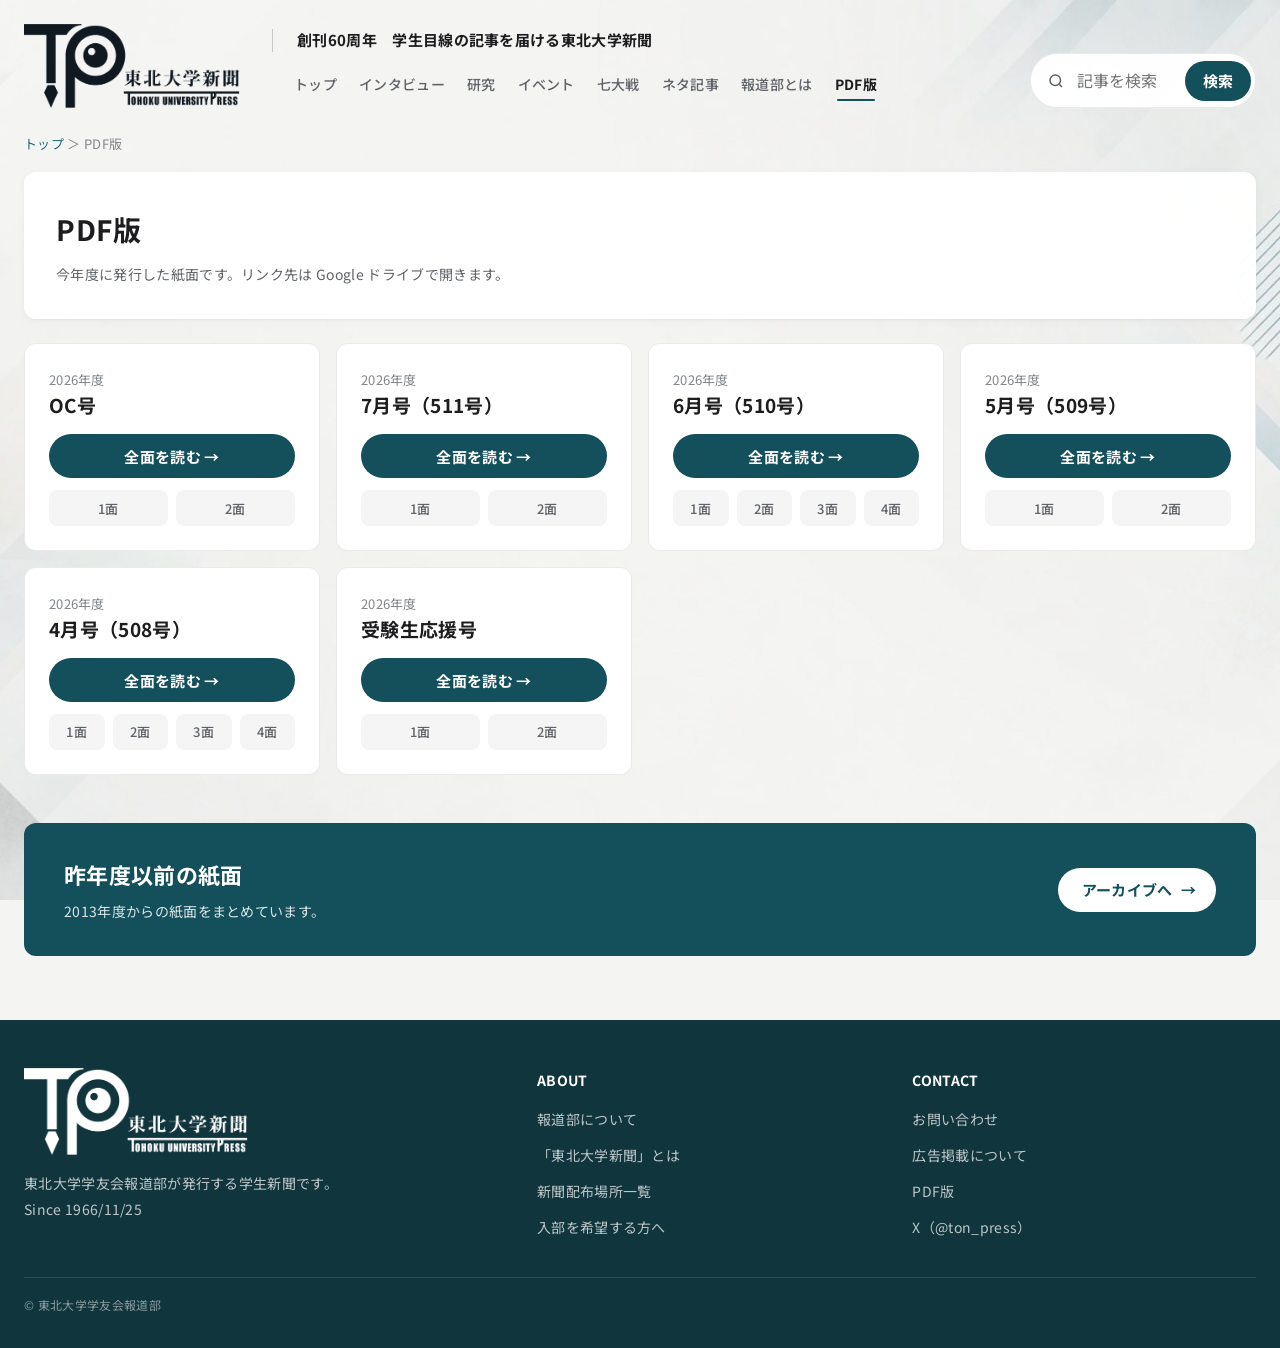
<file: preview/pdf.html>
<!doctype html>
<html lang="ja"><head><meta charset="utf-8"><meta name="viewport" content="width=device-width,initial-scale=1">
<title>PDF版 | 東北大学新聞</title>
<link rel="preconnect" href="https://fonts.googleapis.com"><link rel="stylesheet" href="https://fonts.googleapis.com/css2?family=Zen+Old+Mincho:wght@700&display=swap">
<link rel="stylesheet" href="../src/site.css"></head>
<body data-page="pdf">
<header class="hd" id="hd"></header>
<main class="wrap" id="main"></main>
<footer class="ft" id="ft"></footer>
<script src="data.js"></script><script src="preview.js"></script>
</body></html>
</file>
<file: src/site.css>
/* 東北大学新聞 ウェブサイトの見た目
 * 方針（2026-10-16 改訂。Apple HIG / Google Material の原則に沿って整理）
 *   - 内容が主役。飾り（英字の小見出し・飾り線・塗り箱）は使わず、文字の大きさと太さで階層を作る
 *   - 余白は 8 の倍数（8 / 16 / 24 / 32 / 48）
 *   - 角丸は 12px（小さい部品は 8px）。影はごく薄く、触ったときだけ少し浮く
 *   - 押せるものは高さ 44px 以上
 *   - 色はターコイズ 1 色。字はすべてゴシック（ヒラギノ角ゴ → Noto Sans JP）
 */

/* ヒラギノは Apple 製品にしか入っていないので、それ以外の端末では近い字体の Noto Sans JP を使う */
@import url("https://fonts.googleapis.com/css2?family=Noto+Sans+JP:wght@400;500;700&display=swap");

:root{
  --ink:#1d1d1f; --ink2:#5f6368; --ink3:#80868b; --line:rgba(0,0,0,.08);
  --teal:#13505c; --teal2:#1d6b78; --tint:#eef4f5;
  --panel:rgba(255,255,255,.96); --paper:#f4f4f2;
  --max:1600px; --r:12px; --r-s:8px;
  --shadow:0 1px 2px rgba(0,0,0,.04),0 2px 8px rgba(0,0,0,.04);
  --shadow-up:0 2px 4px rgba(0,0,0,.05),0 12px 28px rgba(0,0,0,.10);
  --sans:"Hiragino Kaku Gothic ProN","Hiragino Sans","Noto Sans JP","Yu Gothic UI","Yu Gothic",Meiryo,system-ui,sans-serif;
  /* 以前の明朝の指定を残している場所があっても、ゴシックになるようにする */
  --serif:var(--sans);
}
*{box-sizing:border-box}html{-webkit-text-size-adjust:100%}
body{margin:0;color:var(--ink);font:400 16px/1.8 var(--sans);letter-spacing:.02em;background:var(--paper);
  -webkit-font-smoothing:antialiased;font-feature-settings:"palt" 0}
/* 背景：iOSでも固定されるよう擬似要素で敷く */
body::before{content:"";position:fixed;inset:0;z-index:-1;background:var(--paper) url(assets/bg.jpg) center/cover no-repeat}
a{color:inherit;text-decoration:none}a:hover{color:var(--teal2)}
img{max-width:100%;height:auto;display:block}
/* キーボードで操作している人に、今どこにいるかを見せる */
:focus-visible{outline:2px solid var(--teal2);outline-offset:3px;border-radius:4px}
/* #main.wrap も並べるのは、theme.xml の <b:skin> にある非常用の #main{max-width:1000px} に勝つため */
.wrap,#main.wrap{max-width:var(--max);margin:0 auto;padding:0 24px}
/* 飾りの英字・線（theme.xml に残っている分も含めて）は出さない */
.bar,.en{display:none!important}

/* ---------- ヘッダー ---------- */
.hd{position:relative;z-index:30;padding:24px 0 16px}
/* スクロールで大きいヘッダーが画面から消えたら、上から細い帯（#hdfix）を出す。
   大きいヘッダー自体は動かさないので、記事に重なる瞬間がない */
.hdfix{position:fixed;top:0;left:0;right:0;z-index:40;transform:translateY(-110%);visibility:hidden;transition:transform .22s ease,visibility 0s .22s}
.hdfix.show{transform:none;visibility:visible;transition:transform .22s ease}
.hd.mini{padding:8px 0;background:rgba(244,244,242,.85);-webkit-backdrop-filter:saturate(180%) blur(16px);backdrop-filter:saturate(180%) blur(16px);border-bottom:1px solid var(--line)}
.hd.mini .tag{display:none}
.hd.mini .logo{width:136px}
.hd.mini .nav{margin-top:0;grid-row:1/3;align-self:center}
.hd.mini .search input{padding:8px 12px}.hd.mini .search button{min-height:36px;padding:0 20px}
.hd .wrap{display:grid;grid-template-columns:auto minmax(0,1fr) auto;align-items:center;column-gap:32px}
.logo{grid-row:1/3;display:block;width:264px}
.logo img{width:100%}
.tag{font-size:17px;font-weight:700;line-height:1.5;padding-left:24px;border-left:1px solid rgba(0,0,0,.18);margin:4px 0 0;color:var(--ink)}
.nav{grid-column:2;display:flex;gap:0 8px;flex-wrap:wrap;padding-left:12px;margin-top:8px;font-size:15px;font-weight:500}
/* 押せる高さを 44px 確保。いま居るページは太字＋下線 */
.nav a{display:flex;align-items:center;min-height:44px;padding:0 12px;border-radius:var(--r-s);white-space:nowrap;color:var(--ink2);position:relative}
.nav a:hover{color:var(--ink);background:rgba(0,0,0,.04)}
.nav a.on{color:var(--ink);font-weight:700}
.nav a.on::after{content:"";position:absolute;left:12px;right:12px;bottom:6px;height:2px;border-radius:2px;background:var(--teal)}
.search{grid-column:3;grid-row:1/3;align-self:end;display:flex;align-items:center;background:var(--panel);border:1px solid var(--line);border-radius:999px;padding:4px 4px 4px 16px}
.search:focus-within{border-color:var(--teal2);box-shadow:0 0 0 3px rgba(29,107,120,.15)}
.search svg{width:18px;height:18px;flex:none;color:var(--ink2)}
.search input{border:0;background:none;padding:8px 12px;font:inherit;font-size:16px;width:170px;outline:none;letter-spacing:0}
.search button{border:0;background:var(--teal);color:#fff;border-radius:999px;min-height:40px;padding:0 24px;font:700 15px var(--sans);cursor:pointer}
.search button:hover{background:var(--teal2)}

/* ---------- ヒーロー ---------- */
.hero{display:grid;grid-template-columns:minmax(0,1.62fr) minmax(0,1fr);gap:24px;margin-top:8px}
.slider{position:relative;border-radius:var(--r);overflow:hidden;background:#20313a;min-height:480px;color:#fff}
.slide{position:absolute;inset:0;opacity:0;transition:opacity .6s;display:flex;align-items:flex-end}
.slide.on{opacity:1;z-index:1}
.slide img{position:absolute;inset:0;width:100%;height:100%;object-fit:cover}
.slide::after{content:"";position:absolute;inset:0;background:linear-gradient(to top,rgba(0,0,0,.78) 0%,rgba(0,0,0,.30) 50%,rgba(0,0,0,0) 78%)}
.slide .t{position:relative;z-index:1;padding:0 40px 32px;max-width:800px}
.slide h2{font-size:32px;font-weight:700;line-height:1.4;margin:12px 0 8px;letter-spacing:.01em}
.slide p{margin:0 0 24px;font-size:15px;line-height:1.8;opacity:.9;display:-webkit-box;-webkit-line-clamp:2;-webkit-box-orient:vertical;overflow:hidden}
/* 特集のラベル：塗り箱ではなく、写真の上に溶ける半透明の札 */
.slide .chip{background:rgba(255,255,255,.18);-webkit-backdrop-filter:blur(8px);backdrop-filter:blur(8px);color:#fff}
.chip{display:inline-block;background:var(--tint);color:var(--teal);font-size:12px;font-weight:700;border-radius:999px;padding:4px 12px;letter-spacing:.04em}
.pill{display:inline-flex;align-items:center;gap:8px;min-height:44px;background:#fff;color:var(--ink);border-radius:999px;padding:0 20px 0 24px;font-size:15px;font-weight:700}
.pill:hover{color:var(--teal)}
.pill i{font-style:normal;transition:transform .2s}
.pill:hover i{transform:translateX(3px)}
.pager{position:absolute;right:24px;bottom:28px;z-index:2;display:flex;align-items:center;gap:4px;font-size:14px;font-variant-numeric:tabular-nums;opacity:.9}
.pager button{display:grid;place-items:center;width:44px;height:44px;background:none;border:0;border-radius:50%;color:#fff;font-size:22px;line-height:1;cursor:pointer}
.pager button:hover{background:rgba(255,255,255,.14)}

.panel{background:var(--panel);border-radius:var(--r);padding:24px 24px 8px;box-shadow:var(--shadow)}
.ph2{margin-bottom:8px}
.ph2 h2{font-size:20px;font-weight:700;margin:0;letter-spacing:.02em}
.news{display:grid;grid-template-columns:112px minmax(0,1fr) 16px;gap:16px;align-items:center;padding:16px 0;border-top:1px solid var(--line)}
.ph2+.news,.rank>.news:first-child{border-top:0}
.news .ph{aspect-ratio:4/3;border-radius:var(--r-s);overflow:hidden;background:var(--tint)}.news .ph img{width:100%;height:100%;object-fit:cover}
.meta{font-size:13px;color:var(--ink3);letter-spacing:.02em}.meta .lab{color:var(--teal2);font-weight:700}
.news b{display:block;font-size:15px;font-weight:700;line-height:1.6;margin-top:2px}
.news:hover b{color:var(--teal2)}
.chev{color:var(--ink3);font-size:20px}

/* ---------- セクション ---------- */
.sec{margin-top:48px}
/* 見出しは大きさと太さだけで示す。右に「すべて見る」 */
.sh{display:flex;align-items:baseline;gap:16px;margin-bottom:16px}
.sh h2{font-size:24px;font-weight:700;margin:0;letter-spacing:.02em}
.sh .all{margin-left:auto;display:inline-flex;align-items:center;gap:4px;min-height:44px;font-size:15px;font-weight:500;color:var(--teal2)}
.sh .all:hover{color:var(--teal)}
.sh .all .circ{border:0;background:none;width:auto;height:auto;color:inherit;font-size:16px}
.cards{display:grid;grid-template-columns:repeat(3,minmax(0,1fr));gap:24px}
.card{display:grid;grid-template-columns:44% minmax(0,1fr);background:var(--panel);border-radius:var(--r);overflow:hidden;min-height:200px;box-shadow:var(--shadow);transition:box-shadow .25s,transform .25s}
.card:hover{box-shadow:var(--shadow-up);transform:translateY(-2px);color:var(--ink)}
.card .ph{background:var(--tint);overflow:hidden}.card .ph img{width:100%;height:100%;object-fit:cover;transition:transform .5s}
.card:hover .ph img{transform:scale(1.03)}
.card .b{position:relative;padding:24px 24px 24px}
.card h3{font-size:17px;font-weight:700;line-height:1.6;margin:8px 0;overflow-wrap:anywhere;display:-webkit-box;-webkit-line-clamp:3;-webkit-box-orient:vertical;overflow:hidden}
.card:hover h3{color:var(--teal2)}
.card p{margin:0;font-size:13px;line-height:1.8;color:var(--ink2);display:-webkit-box;-webkit-line-clamp:2;-webkit-box-orient:vertical;overflow:hidden}
/* カード右下の丸い矢印は飾りなので出さない（カード全体が押せる） */
.card .go{display:none}
.circ{display:inline-grid;place-items:center;width:32px;height:32px;border-radius:50%;border:1px solid var(--line);background:#fff;font-size:15px;color:var(--ink)}
.noimg{width:100%;height:100%;min-height:120px;display:grid;place-items:center;background:var(--tint)}
.ph .noimg img,.noimg img{width:56%;height:auto;object-fit:contain;opacity:.28}

/* PDF帯 */
.band{margin-top:48px;display:flex;flex-wrap:wrap;gap:24px;align-items:center;justify-content:space-between;background:var(--teal);color:#fff;border-radius:var(--r);padding:32px 40px}
.band h2{font-size:22px;font-weight:700;margin:0 0 4px}.band p{margin:0;opacity:.85;font-size:14px}
.band .pill{color:var(--teal)}

/* フッター */
.ft{margin-top:64px;background:#10353d;color:rgba(255,255,255,.72);padding:48px 0 32px;font-size:14px}
.ft .wrap{display:grid;grid-template-columns:minmax(0,1.4fr) repeat(2,minmax(0,1fr));gap:32px}
.ft img{width:224px;margin-bottom:16px}
.ft h4{color:#fff;font-size:14px;font-weight:700;margin:0 0 8px}
.ft a{display:flex;align-items:center;min-height:36px}.ft a:hover{color:#fff}
.ft small{grid-column:1/-1;border-top:1px solid rgba(255,255,255,.12);padding-top:16px;color:rgba(255,255,255,.5);font-size:12px}

/* ---------- 下層ページ共通 ---------- */
.crumb{font-size:13px;color:var(--ink3);margin:8px 0 16px}.crumb a{color:var(--teal2)}
.layout{display:grid;grid-template-columns:minmax(0,1fr) 360px;gap:24px;align-items:start}
.sheet{background:var(--panel);border-radius:var(--r);padding:48px 56px 40px;box-shadow:var(--shadow)}
.side{display:grid;gap:24px}

/* 記事 */
.art h1{font-size:30px;font-weight:700;line-height:1.5;margin:16px 0 8px;letter-spacing:.01em;text-wrap:balance}
.art .meta{display:flex;gap:16px;flex-wrap:wrap;align-items:center;padding-bottom:24px;border-bottom:1px solid var(--line);margin-bottom:32px}
.body{font-size:17px;line-height:2;letter-spacing:.03em}
.body div,.body p{margin:0}
.body *{max-width:100%}
.body img{margin:24px auto;border-radius:var(--r-s)}
.body .separator{text-align:center}
.body b,.body strong{color:var(--ink);font-weight:700}
.body a{color:var(--teal2);text-decoration:underline;text-underline-offset:3px;text-decoration-thickness:1px}
.body table{display:block;overflow-x:auto;border-collapse:collapse;font-size:15px}
.body td,.body th{border:1px solid var(--line);padding:8px 12px}
.share{display:flex;gap:8px;flex-wrap:wrap;align-items:center;margin:40px 0 0;padding-top:24px;border-top:1px solid var(--line);font-size:14px}
.share b{margin-right:8px;font-size:13px;color:var(--ink3);font-weight:500}
.share a,.share button{display:inline-flex;align-items:center;min-height:44px;border:1px solid var(--line);background:#fff;border-radius:999px;padding:0 20px;font:inherit;font-size:14px;font-weight:500;cursor:pointer;color:var(--ink)}
.share a:hover,.share button:hover{border-color:var(--teal2);color:var(--teal)}
.slot{border:1.5px dashed #b9c4c7;border-radius:var(--r);padding:24px;text-align:center;color:var(--ink2);font-size:14px;margin-top:32px;background:rgba(255,255,255,.6)}
.rank{counter-reset:r}.rank .news{grid-template-columns:24px 84px minmax(0,1fr)}
.rank .news::before{counter-increment:r;content:counter(r);font-size:18px;font-weight:700;color:var(--ink3);text-align:center;font-variant-numeric:tabular-nums}
/* ラベル：枠線の粒を並べず、薄い地の上に文字だけ。多いときは app.js が 12 個で畳む */
.tags{display:flex;flex-wrap:wrap;gap:8px;padding:8px 0 16px}
.tags a{display:inline-flex;align-items:center;min-height:36px;font-size:13px;font-weight:500;border-radius:var(--r-s);padding:0 12px;background:rgba(0,0,0,.04);color:var(--ink2)}
.tags a:hover{background:var(--tint);color:var(--teal)}
.tags .more{border:0;font:inherit;font-size:13px;font-weight:700;color:var(--teal2);background:none;min-height:36px;padding:0 8px;cursor:pointer}
.tags.folded a:nth-of-type(n+13){display:none}

/* 一覧 */
.lh{background:var(--panel);border-radius:var(--r);padding:32px;margin-bottom:24px;box-shadow:var(--shadow)}
.lh .sh{margin:0}.lh .sh h2{font-size:28px}.lh p{margin:8px 0 0;color:var(--ink2);font-size:14px}
.cards.two{grid-template-columns:repeat(2,minmax(0,1fr))}
.pages{display:flex;justify-content:center;gap:8px;margin:32px 0 0}
.pages a,.pages span{min-width:44px;height:44px;display:grid;place-items:center;border-radius:999px;background:#fff;border:1px solid var(--line);font-weight:500;padding:0 20px}
.pages a:hover{border-color:var(--teal2);color:var(--teal)}
.pages .on{background:var(--teal);color:#fff;border-color:var(--teal)}

/* 固定ページ */
.lead{font-size:19px;font-weight:700;line-height:1.8;color:var(--teal);margin:0 0 24px}
.facts{display:grid;grid-template-columns:repeat(3,minmax(0,1fr));gap:16px;margin:32px 0}
.facts div{background:var(--tint);border-radius:var(--r);padding:16px 24px}
.facts b{display:block;font-size:26px;font-weight:700;color:var(--teal)}.facts span{font-size:13px;color:var(--ink2)}

/* ---------- PDF版（app.js が元のリンクを号ごとのカードに組み直す） ---------- */
.pdfbox{margin-top:8px}
.pdf-note{display:inline-flex;align-items:center;gap:8px;margin:0 0 24px;padding:8px 16px;border-radius:999px;background:var(--tint);color:var(--teal);font-size:13px;font-weight:700}
.pdf-year{font-size:13px;font-weight:700;color:var(--ink3);margin:32px 0 16px;letter-spacing:.04em}
.pdf-years{display:flex;flex-wrap:wrap;gap:8px;margin:0 0 32px}
.pdf-years a{display:inline-flex;align-items:center;min-height:44px;padding:0 16px;border:1px solid var(--line);border-radius:999px;background:#fff;color:var(--teal);font-size:14px;font-weight:700}
.pdf-years a:hover{background:var(--tint)}
.pdf-year{scroll-margin-top:96px}
.pdf-year:first-of-type{margin-top:0}
.issues{display:grid;grid-template-columns:repeat(auto-fill,minmax(240px,1fr));gap:16px}
.issue{display:flex;flex-direction:column;background:#fff;border:1px solid var(--line);border-radius:var(--r);padding:24px;transition:box-shadow .25s,transform .25s}
.issue:hover{box-shadow:var(--shadow-up);transform:translateY(-2px)}
.issue .badge{align-self:flex-start;margin:0 0 8px;padding:2px 10px;border-radius:999px;background:var(--tint);color:var(--teal);font-size:12px;font-weight:700}
.issue h3{font-size:19px;font-weight:700;line-height:1.4;margin:0 0 16px}
.issue .no{display:block;font-size:13px;font-weight:500;color:var(--ink3);margin-top:2px}
.issue .full{display:flex;align-items:center;justify-content:center;gap:8px;min-height:44px;margin:auto 0 12px;background:var(--teal);color:#fff;border-radius:999px;font-size:15px;font-weight:700}
.issue .full:hover{background:var(--teal2);color:#fff}
.issue .parts{display:flex;gap:8px;flex-wrap:wrap}
.issue .parts a{flex:1 0 auto;display:grid;place-items:center;min-height:36px;min-width:52px;font-size:13px;font-weight:500;border-radius:var(--r-s);background:rgba(0,0,0,.04);color:var(--ink2);padding:0 12px}
.issue .parts a:hover{background:var(--tint);color:var(--teal)}
.issue.latest{border-color:transparent;box-shadow:0 0 0 2px var(--teal2) inset}
.pdf-more{margin-top:32px;display:flex;flex-wrap:wrap;gap:8px}
.pdf-more a{display:inline-flex;align-items:center;min-height:44px;padding:0 20px;border-radius:999px;border:1px solid var(--line);background:#fff;font-size:14px;font-weight:500}
.pdf-more a:hover{border-color:var(--teal2);color:var(--teal)}

/* ---------- レスポンシブ ---------- */
@media (max-width:1560px){
  .logo{width:216px}.tag{font-size:15px}.nav{font-size:14px;gap:0 2px}.nav a{padding:0 10px}.search input{width:120px}.search button{padding:0 18px}
}
@media (max-width:1180px){
  .cards{grid-template-columns:repeat(2,minmax(0,1fr))}
  .layout{grid-template-columns:minmax(0,1fr)}.side{position:static;grid-template-columns:repeat(2,minmax(0,1fr))}
}
@media (max-width:900px){
  .wrap,#main.wrap{padding:0 16px}
  .hd .wrap{grid-template-columns:minmax(0,1fr);row-gap:8px}
  .logo{grid-row:auto;width:208px}.tag{display:none}
  .nav{grid-column:1;padding-left:0;margin:0 -8px;flex-wrap:nowrap;overflow-x:auto;scrollbar-width:none}
  .nav::-webkit-scrollbar{display:none}
  .search{grid-column:1;grid-row:auto}.search input{flex:1;width:auto}
  .hero{grid-template-columns:minmax(0,1fr)}.slider{min-height:400px}.slide h2{font-size:24px}.slide .t{padding:0 24px 24px}
  .pager{right:12px;bottom:auto;top:12px}
  .cards,.cards.two{grid-template-columns:minmax(0,1fr)}
  .sheet{padding:32px 24px}.art h1{font-size:24px}.body{font-size:16px}
  .ft .wrap{grid-template-columns:minmax(0,1fr)}
  .side{grid-template-columns:minmax(0,1fr)}.facts{grid-template-columns:minmax(0,1fr)}
  .hd.mini .logo{display:none}.hd.mini .wrap{row-gap:8px}
}
@media (max-width:560px){
  .card{grid-template-columns:112px minmax(0,1fr);min-height:0}
  .card .b{padding:16px}.card h3{font-size:15px;margin:4px 0 0}.card p{display:none}
  .sh h2{font-size:21px}.lh{padding:24px}.lh .sh h2{font-size:24px}
  .slide p{font-size:14px}.panel{padding:16px 16px 4px}
  .news{grid-template-columns:96px minmax(0,1fr);gap:12px}.news .chev{display:none}
  .band{padding:24px}
  .issues{grid-template-columns:minmax(0,1fr)}
}

/* ---------- Blogger が組む部分（theme/theme.xml） ---------- */
/* トップでは記事欄と右の欄を出さない（トップは app.js が組む） */
.layout.is-home{display:none}
.main-col>.widget,.side .widget{margin:0}
.side .section{display:grid;gap:24px}
.card .noimg:empty{min-height:120px;background:var(--tint) url(assets/logo.png) center/50% no-repeat}
.pages a{text-decoration:none}
/* コメント欄（Blogger 標準の部品に色と余白だけ合わせる） */
.comments-wrap{margin-top:40px;padding-top:24px;border-top:1px solid var(--line)}
.comments-wrap h3,.comments-wrap h4{font-size:18px;font-weight:700;margin:0 0 16px}
.comments-wrap .comment-block,.comments-wrap .comment-content{font-size:15px;line-height:1.85}
.comments-wrap .user,.comments-wrap .user a{font-weight:700;color:var(--ink)}
.comments-wrap .datetime,.comments-wrap .datetime a{font-size:12px;color:var(--ink3)}
.comments-wrap iframe{max-width:100%}

/* PDF版のページの「進路データ」欄（app.js が足す） */
.career{margin-top:48px;padding-top:32px;border-top:1px solid var(--line)}
.career .sh h2{font-size:20px}
.career p{margin:0 0 8px;color:var(--ink2);font-size:14px}

/* ---------- 開幕演出（app.js の intro()。トップ・1 回の訪問で 1 度だけ） ---------- */
html.intro-lock{overflow:hidden}
.intro{position:fixed;inset:0;z-index:100;display:grid;place-items:center;cursor:pointer;
  background:radial-gradient(120% 90% at 50% 40%,var(--teal2),var(--teal) 60%,#0c3640);
  transition:transform 1.12s cubic-bezier(.76,0,.24,1)}
.intro.out{transform:translateY(-100%)}
.intro-in{text-align:center;color:#fff;padding:0 24px}
/* ロゴを左から描く（隠しを剥がす）＋少し下から浮く */
.intro-logo{width:min(360px,68vw);margin:0 auto;clip-path:inset(0 100% 0 0);
  animation:introReveal 1.38s cubic-bezier(.65,0,.35,1) .19s forwards,introRise 1.38s ease-out .19s both}
/* ロゴの下の細い線が伸びる */
.intro-in::after{content:"";display:block;width:0;height:1px;margin:24px auto 0;background:rgba(255,255,255,.55);
  animation:introLine 1s ease-out 1.19s forwards}
/* キャッチコピーを 1 文字ずつ */
.intro-tag{font-size:clamp(14px,1.8vw,18px);font-weight:500;line-height:1.7;letter-spacing:.12em;margin:16px 0 0;white-space:nowrap}
.intro-tag span{display:inline-block;opacity:0;transform:translateY(10px);
  animation:introChar .69s ease-out forwards;animation-delay:calc(.94s + var(--i) * 38ms)}
@keyframes introReveal{to{clip-path:inset(0 0 0 0)}}
@keyframes introRise{from{opacity:0;transform:translateY(14px)}to{opacity:1;transform:none}}
@keyframes introLine{to{width:min(140px,30vw)}}
@keyframes introChar{to{opacity:1;transform:none}}
/* 幕が上がった後：特集の写真がゆっくり寄りから戻り、パネルとカードが順に浮き上がる */
.intro-done .slide.on img{animation:introKb 3s cubic-bezier(.2,.7,.2,1) backwards}
.intro-done .hero>*{animation:introUp 1s cubic-bezier(.2,.7,.2,1) backwards}
.intro-done .hero>*:nth-child(2){animation-delay:.15s}
.intro-done .sec:first-child .card{animation:introUp 1s cubic-bezier(.2,.7,.2,1) backwards}
.intro-done .sec:first-child .card:nth-child(1){animation-delay:.31s}
.intro-done .sec:first-child .card:nth-child(2){animation-delay:.41s}
.intro-done .sec:first-child .card:nth-child(3){animation-delay:.51s}
@keyframes introKb{from{transform:scale(1.07)}to{transform:none}}
@keyframes introUp{from{opacity:0;transform:translateY(26px)}to{opacity:1;transform:none}}
@media (max-width:560px){.intro-tag{white-space:normal;letter-spacing:.06em}}
@media (prefers-reduced-motion:reduce){.intro{display:none}.intro-done *{animation:none!important}.card,.card .ph img,.issue{transition:none}}

/* ---------- 新着の一覧への入口と、カードの共有ボタン（2026-10-26） ---------- */
.more-link{display:flex;align-items:center;justify-content:center;gap:4px;min-height:44px;margin:8px 0 8px;border-top:1px solid var(--line);font-size:14px;font-weight:700;color:var(--teal2)}
.more-link:hover{color:var(--teal)}
/* カードは丸ごとリンクなので、ボタンはカードの外側の箱に重ねる */
.card-wrap{position:relative;display:grid}
.card-wrap>.card{height:100%}
.card-wrap>.card .b{padding-bottom:64px}
.card-act{position:absolute;left:calc(44% + 24px);right:16px;bottom:16px;display:flex;gap:8px;flex-wrap:wrap}
.card-act button,.card-act a{display:inline-flex;align-items:center;min-height:36px;padding:0 14px;border-radius:999px;border:1px solid var(--line);background:#fff;font:inherit;font-size:13px;font-weight:700;color:var(--ink);cursor:pointer;white-space:nowrap}
.card-act button:hover,.card-act a:hover{border-color:var(--teal2);color:var(--teal)}
.card-act .done{background:var(--teal);border-color:var(--teal);color:#fff}
@media (max-width:560px){
  .card-wrap>.card .b{padding-bottom:56px}
  .card-act{left:128px;bottom:10px}
  .card-act button,.card-act a{min-height:32px;padding:0 10px;font-size:12px}
}

/* ---------- 記事内の写真の拡大（app.js の zoomImages()） ---------- */
.zoom{position:fixed;inset:0;z-index:1000;display:flex;align-items:center;justify-content:center;background:rgba(10,20,24,.88);opacity:0;transition:opacity .2s ease;cursor:zoom-out}
.zoom.on{opacity:1}
.zoom img{width:92vw;height:88vh;object-fit:contain;transform:scale(.96);transition:transform .2s ease}
.zoom.on img{transform:none}
.zoom button{position:absolute;top:16px;right:16px;width:44px;height:44px;border:0;border-radius:50%;background:rgba(255,255,255,.16);color:#fff;font-size:24px;line-height:44px;cursor:pointer}
.post-body img{cursor:zoom-in}
.zoom.loading img{filter:blur(8px)}
.zoom img{transition:transform .2s ease,filter .3s ease}
.zoom-spin{position:absolute;top:50%;left:50%;width:40px;height:40px;margin:-20px 0 0 -20px;border:3px solid rgba(255,255,255,.3);border-top-color:#fff;border-radius:50%;opacity:0;transition:opacity .2s;pointer-events:none}
.zoom.loading .zoom-spin{opacity:1;animation:zoomspin .8s linear infinite}
@keyframes zoomspin{to{transform:rotate(360deg)}}
@media (prefers-reduced-motion:reduce){.zoom,.zoom img{transition:none}.zoom.loading .zoom-spin{animation-duration:2.4s}}

/* ---------- お問い合わせフォーム（theme.xml の ContactForm1。どのページでもフッターの上に出る） ---------- */
.contact-sec{margin:64px 0 0}
.contact{display:grid;grid-template-columns:1fr 2fr;gap:32px;background:#fff;border:1px solid var(--line);border-radius:var(--r);padding:32px}
.contact-head h2{font-size:22px;font-weight:700;margin:0 0 8px}
.contact-head p{font-size:14px;color:var(--ink2);margin:0}
.contact-head a{color:var(--teal2);text-decoration:underline}
.contact-form{display:grid;grid-template-columns:1fr 1fr;gap:16px}
.contact-form label{display:flex;flex-direction:column;gap:8px;font-size:13px;font-weight:700;color:var(--ink2)}
.contact-form label.wide,.contact-send{grid-column:1/-1}
.contact-form input[type=text],.contact-form input[type=email],.contact-form textarea{font:inherit;font-size:16px;font-weight:400;color:var(--ink);min-height:44px;padding:8px 12px;border:1px solid #8e9499;border-radius:8px;background:#fff;box-sizing:border-box;width:100%}
.contact-form textarea{min-height:128px;resize:vertical}
.contact-form input:focus,.contact-form textarea:focus{outline:2px solid var(--teal);outline-offset:1px;border-color:transparent}
.contact-send{display:flex;flex-wrap:wrap;align-items:center;gap:16px}
.contact-form-button{min-height:44px;padding:0 32px;border:0;border-radius:999px;background:var(--teal);color:#fff;font:inherit;font-size:15px;font-weight:700;cursor:pointer}
.contact-form-button:hover{background:var(--teal2)}
.contact-form-error-message,.contact-form-success-message{margin:0;font-size:14px}
.contact-form-error-message{color:#b3261e}
.contact-form-success-message{color:var(--teal)}
@media (max-width:760px){.contact{grid-template-columns:1fr;padding:24px}.contact-form{grid-template-columns:1fr}}
</file>
